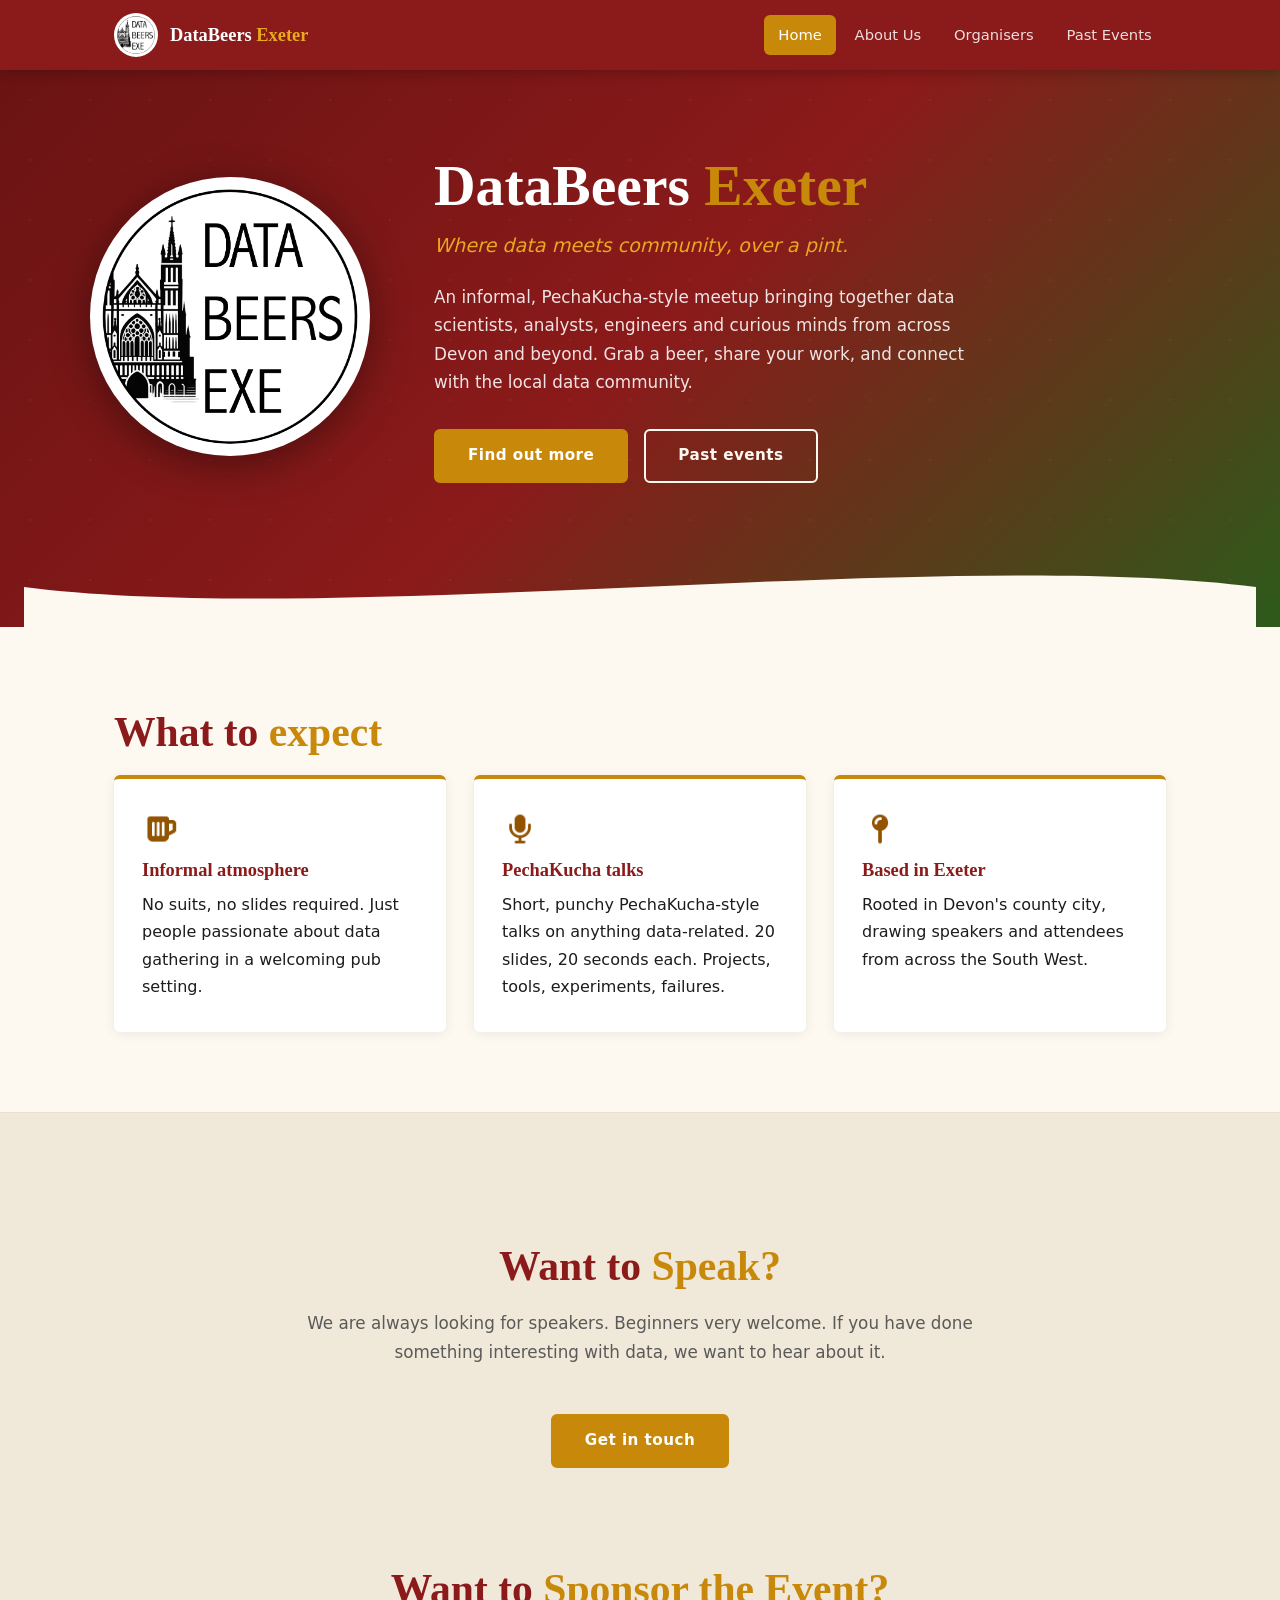
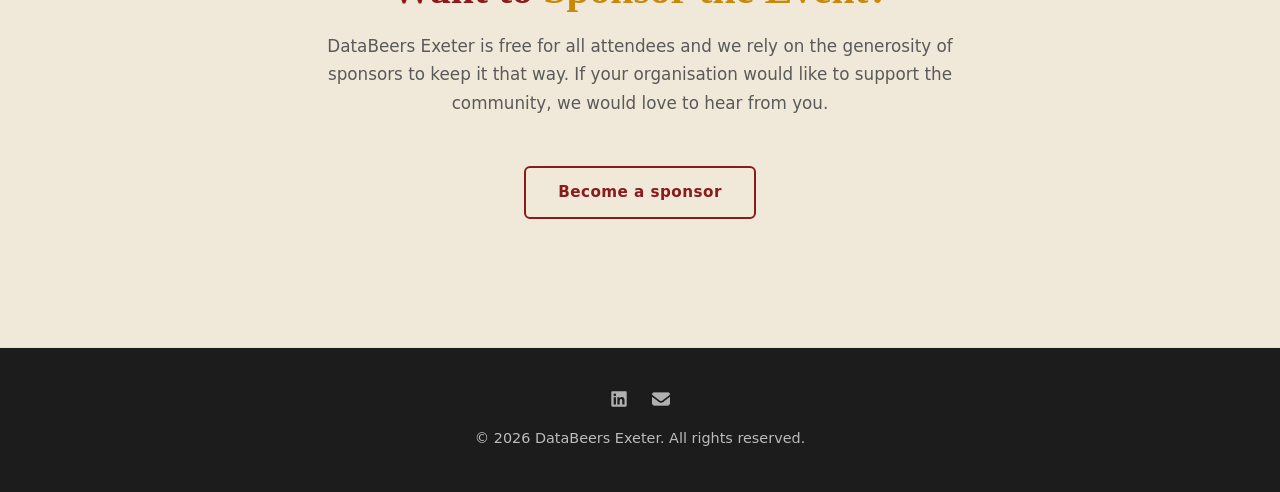
<file: index.html>
<!DOCTYPE html>
<html lang="en">
<head>
  <meta charset="UTF-8" />
  <meta name="viewport" content="width=device-width, initial-scale=1.0" />
  <title>DataBeers Exeter</title>
  <link rel="stylesheet" href="styles.css" />
</head>
<body>

  <header class="site-header">
    <div class="header-inner">
      <a href="index.html" class="header-brand">
        <img src="Images/Logo.png" alt="DataBeers Exeter logo" class="header-logo" />
        <span class="header-title">DataBeers <em>Exeter</em></span>
      </a>
      <button class="nav-toggle" aria-label="Toggle navigation" aria-expanded="false">
        <span></span><span></span><span></span>
      </button>
      <nav class="site-nav" id="site-nav">
        <ul>
          <li><a href="index.html"        class="nav-link">Home</a></li>
          <li><a href="about.html"        class="nav-link">About Us</a></li>
          <li><a href="organisers.html"   class="nav-link">Organisers</a></li>
          <li><a href="past-events.html"  class="nav-link">Past Events</a></li>
        </ul>
      </nav>
    </div>
  </header>

  <main>

    <section class="hero">
      <div class="hero-content">
        <img src="Images/Logo.png" alt="DataBeers Exeter" class="hero-logo" />
        <div class="hero-text">
          <h1>DataBeers <span class="accent">Exeter</span></h1>
          <p class="tagline">Where data meets community, over a pint.</p>
          <p class="hero-desc">
            An informal, PechaKucha-style meetup bringing together data scientists,
            analysts, engineers and curious minds from across Devon and beyond.
            Grab a beer, share your work, and connect with the local data community.
          </p>
          <div style="display:flex;gap:1rem;flex-wrap:wrap;">
            <a href="about.html" class="btn btn-primary">Find out more</a>
            <a href="past-events.html" class="btn btn-outline">Past events</a>
          </div>
        </div>
      </div>
      <div class="hero-wave">
        <svg viewBox="0 0 1440 80" preserveAspectRatio="none" xmlns="http://www.w3.org/2000/svg">
          <path d="M0,40 C360,80 1080,0 1440,40 L1440,80 L0,80 Z" fill="var(--cream)"/>
        </svg>
      </div>
    </section>

    <!-- Quick highlights -->
    <section class="section">
      <div class="container">
        <h2 class="section-title">What to <span class="accent">expect</span></h2>
        <div class="about-grid">
          <div class="about-card">
            <div class="card-icon"><img src="Icons/beer-mug-empty-solid.png" alt="" class="icon-amber" /></div>
            <h3>Informal atmosphere</h3>
            <p>No suits, no slides required. Just people passionate about data gathering in a welcoming pub setting.</p>
          </div>
          <div class="about-card">
            <div class="card-icon"><img src="Icons/microphone-solid.png" alt="" class="icon-amber" /></div>
            <h3>PechaKucha talks</h3>
            <p>Short, punchy PechaKucha-style talks on anything data-related. 20 slides, 20 seconds each. Projects, tools, experiments, failures.</p>
          </div>
          <div class="about-card">
            <div class="card-icon"><img src="Icons/map-pin-solid.png" alt="" class="icon-amber" /></div>
            <h3>Based in Exeter</h3>
            <p>Rooted in Devon's county city, drawing speakers and attendees from across the South West.</p>
          </div>
        </div>
      </div>
    </section>

    <!-- CTA strips -->
    <section class="section section-alt">
      <div class="container cta-pair">

        <div class="cta-block" style="text-align:center;">
          <h2 class="section-title">Want to <span class="accent">Speak?</span></h2>
          <p class="section-intro" style="margin-inline:auto;">
            We are always looking for speakers. Beginners very welcome.
            If you have done something interesting with data, we want to hear about it.
          </p>
          <a href="#" class="btn btn-primary" onclick="this.href='mailto:'+['databeers','biocomplexlab.org'].join('@')+'?subject=DataBeers%20Exe%3A%20Interested%20in%20Speaking'; return true;">Get in touch</a>
        </div>

        <div class="cta-divider"></div>

        <div class="cta-block" style="text-align:center;">
          <h2 class="section-title">Want to <span class="accent">Sponsor the Event?</span></h2>
          <p class="section-intro" style="margin-inline:auto;">
            DataBeers Exeter is free for all attendees and we rely on the generosity of sponsors
            to keep it that way. If your organisation would like to support the community,
            we would love to hear from you.
          </p>
          <a href="#" class="btn btn-outline" style="color:var(--red);border-color:var(--red);" onclick="this.href='mailto:'+['databeers','biocomplexlab.org'].join('@')+'?subject=DataBeers%20Exe%3A%20Interested%20in%20Sponsoring'; return true;">Become a sponsor</a>
        </div>

      </div>
    </section>

  </main>

  <footer class="site-footer">
    <div class="container">
      <div class="footer-social">
        <a href="https://www.linkedin.com/company/112291143/" target="_blank" rel="noopener" aria-label="DataBeers Exeter on LinkedIn">
          <img src="Icons/linkedin-brands-solid-full.svg" alt="LinkedIn" class="footer-icon" />
        </a>
        <a href="#" aria-label="Email DataBeers Exeter" onclick="this.href='mailto:'+['databeers','biocomplexlab.org'].join('@')+'?subject=DataBeers%20Exe%3A%20General%20Inquiry'; return true;">
          <img src="Icons/envelope-solid.png" alt="Email" class="footer-icon" />
        </a>
      </div>
      <p>&copy; <span id="year"></span> DataBeers Exeter. All rights reserved.</p>
    </div>
  </footer>

  <script src="script.js"></script>
</body>
</html>
</file>
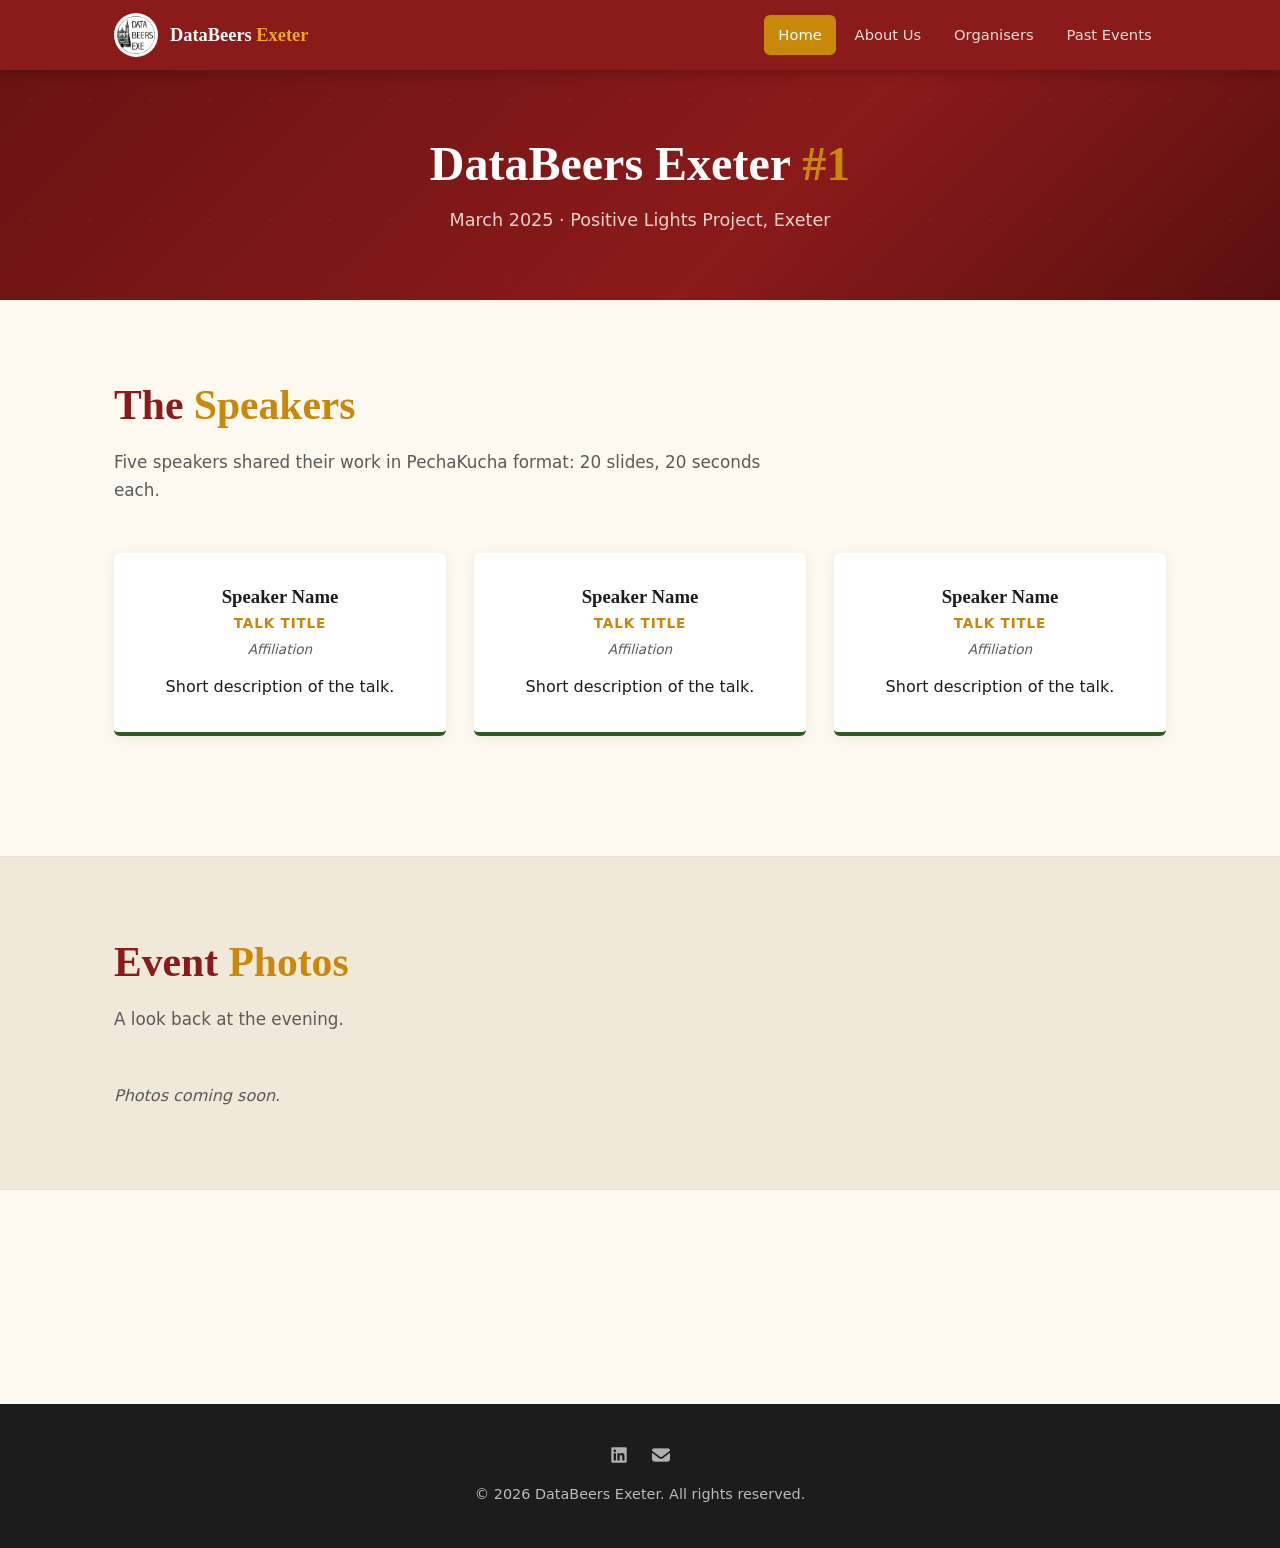
<file: Events/March2025/index.html>
<!DOCTYPE html>
<html lang="en">
<head>
  <meta charset="UTF-8" />
  <meta name="viewport" content="width=device-width, initial-scale=1.0" />
  <title>DataBeers Exeter #1 | March 2025</title>
  <link rel="stylesheet" href="../../styles.css" />
</head>
<body>

  <header class="site-header">
    <div class="header-inner">
      <a href="../../index.html" class="header-brand">
        <img src="../../Images/Logo.png" alt="DataBeers Exeter logo" class="header-logo" />
        <span class="header-title">DataBeers <em>Exeter</em></span>
      </a>
      <button class="nav-toggle" aria-label="Toggle navigation" aria-expanded="false">
        <span></span><span></span><span></span>
      </button>
      <nav class="site-nav" id="site-nav">
        <ul>
          <li><a href="../../index.html"        class="nav-link">Home</a></li>
          <li><a href="../../about.html"        class="nav-link">About Us</a></li>
          <li><a href="../../organisers.html"   class="nav-link">Organisers</a></li>
          <li><a href="../../past-events.html"  class="nav-link">Past Events</a></li>
        </ul>
      </nav>
    </div>
  </header>

  <main>

    <div class="page-hero">
      <h1>DataBeers Exeter <span class="accent">#1</span></h1>
      <p>March 2025 &middot; Positive Lights Project, Exeter</p>
    </div>

    <!-- Speakers -->
    <section class="section">
      <div class="container">
        <h2 class="section-title">The <span class="accent">Speakers</span></h2>
        <p class="section-intro">
          Five speakers shared their work in PechaKucha format: 20 slides, 20 seconds each.
        </p>

        <div class="organisers-grid">

          <!-- Speaker card template — duplicate and fill in as needed -->
          <div class="organiser-card">
            <h3>Speaker Name</h3>
            <p class="organiser-role">Talk Title</p>
            <p class="organiser-affil">Affiliation</p>
            <p>Short description of the talk.</p>
          </div>

          <div class="organiser-card">
            <h3>Speaker Name</h3>
            <p class="organiser-role">Talk Title</p>
            <p class="organiser-affil">Affiliation</p>
            <p>Short description of the talk.</p>
          </div>

          <div class="organiser-card">
            <h3>Speaker Name</h3>
            <p class="organiser-role">Talk Title</p>
            <p class="organiser-affil">Affiliation</p>
            <p>Short description of the talk.</p>
          </div>

        </div>
      </div>
    </section>

    <!-- Event Photos -->
    <section class="section section-alt">
      <div class="container">
        <h2 class="section-title">Event <span class="accent">Photos</span></h2>
        <p class="section-intro">A look back at the evening.</p>

        <div class="photo-grid">
          <!-- Add <img> tags here as photos become available -->
          <!-- Example:
          <img src="photo1.jpg" alt="DataBeers Exeter #1" class="event-photo" />
          -->
          <p style="color:var(--mid-grey);font-style:italic;">Photos coming soon.</p>
        </div>
      </div>
    </section>

    <!-- Back link -->
    <section class="section" style="text-align:center;">
      <div class="container">
        <a href="../../past-events.html" class="btn btn-outline">&larr; Back to Past Events</a>
      </div>
    </section>

  </main>

  <footer class="site-footer">
    <div class="container">
      <div class="footer-social">
        <a href="https://www.linkedin.com/company/112291143/" target="_blank" rel="noopener" aria-label="DataBeers Exeter on LinkedIn">
          <img src="../../Icons/linkedin-brands-solid-full.svg" alt="LinkedIn" class="footer-icon" />
        </a>
        <a href="#" aria-label="Email DataBeers Exeter" onclick="this.href='mailto:'+['databeers','biocomplexlab.org'].join('@')+'?subject=DataBeers%20Exe%3A%20General%20Inquiry'; return true;">
          <img src="../../Icons/envelope-solid.png" alt="Email" class="footer-icon" />
        </a>
      </div>
      <p>&copy; <span id="year"></span> DataBeers Exeter. All rights reserved.</p>
    </div>
  </footer>

  <script src="../../script.js"></script>
</body>
</html>
</file>
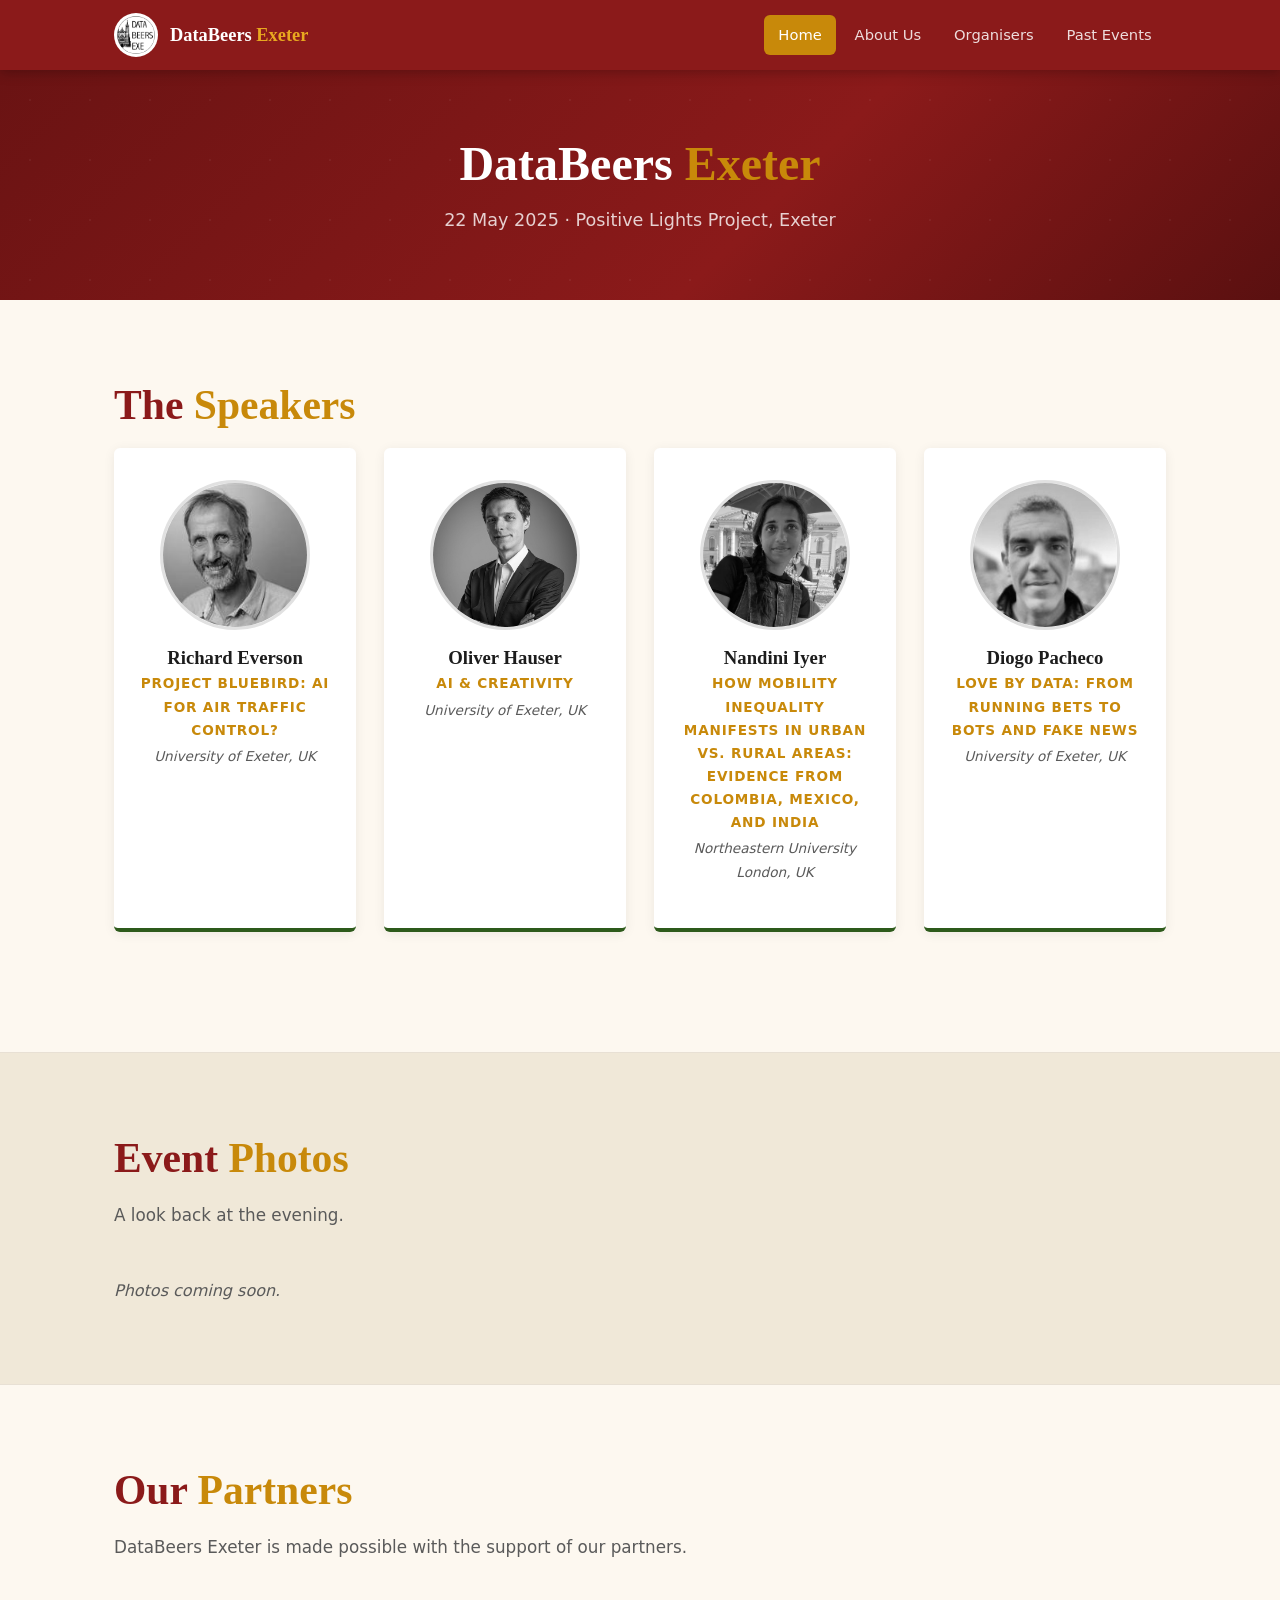
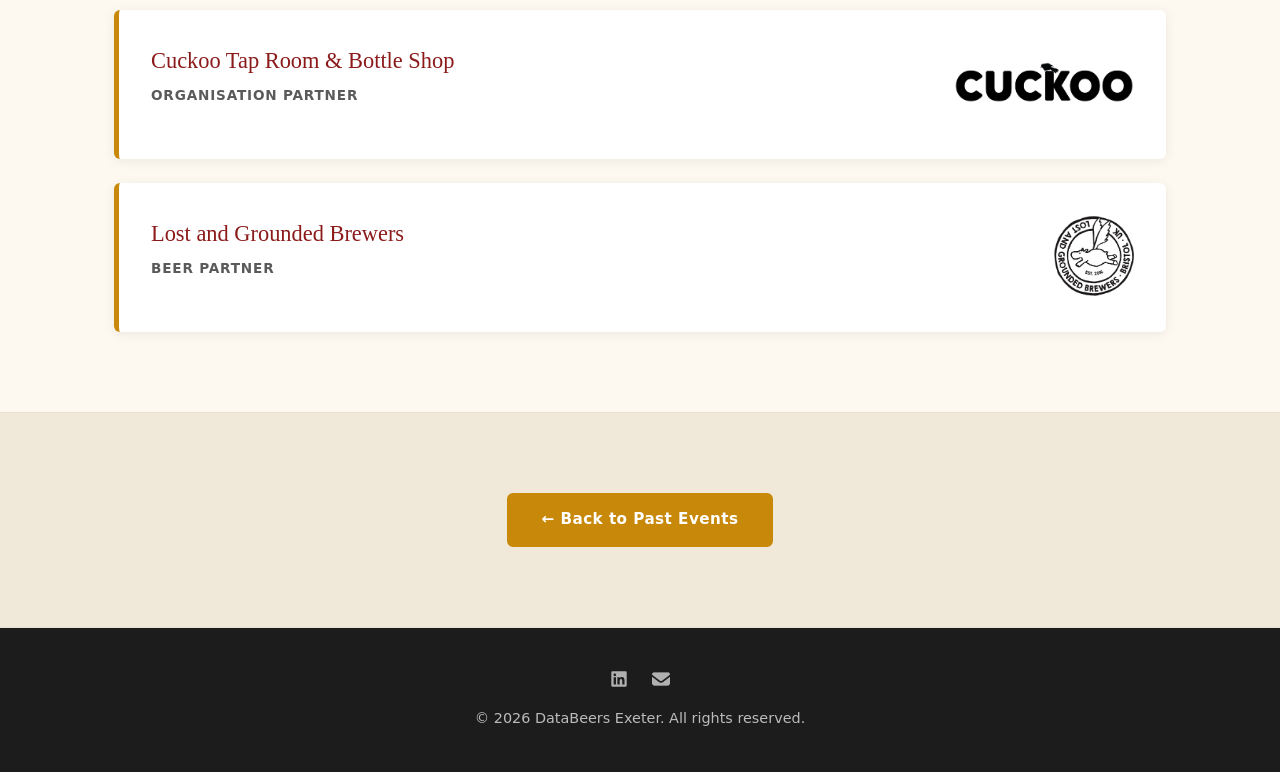
<file: Events/May2025/index.html>
<!DOCTYPE html>
<html lang="en">
<head>
  <meta charset="UTF-8" />
  <meta name="viewport" content="width=device-width, initial-scale=1.0" />
  <title>DataBeers Exeter | May 2025</title>
  <link rel="stylesheet" href="../../styles.css" />
</head>
<body>

  <header class="site-header">
    <div class="header-inner">
      <a href="../../index.html" class="header-brand">
        <img src="../../Images/Logo.png" alt="DataBeers Exeter logo" class="header-logo" />
        <span class="header-title">DataBeers <em>Exeter</em></span>
      </a>
      <button class="nav-toggle" aria-label="Toggle navigation" aria-expanded="false">
        <span></span><span></span><span></span>
      </button>
      <nav class="site-nav" id="site-nav">
        <ul>
          <li><a href="../../index.html"        class="nav-link">Home</a></li>
          <li><a href="../../about.html"        class="nav-link">About Us</a></li>
          <li><a href="../../organisers.html"   class="nav-link">Organisers</a></li>
          <li><a href="../../past-events.html"  class="nav-link">Past Events</a></li>
        </ul>
      </nav>
    </div>
  </header>

  <main>

    <div class="page-hero">
      <h1>DataBeers <span class="accent">Exeter</span></h1>
      <p>22 May 2025 &middot; Positive Lights Project, Exeter</p>
    </div>

    <!-- Speakers -->
    <section class="section">
      <div class="container">
        <h2 class="section-title">The <span class="accent">Speakers</span></h2>

        <div class="organisers-grid">

          <div class="organiser-card">
            <img src="richardeverson.jpeg" alt="Richard Everson" class="organiser-photo" />
            <h3>Richard Everson</h3>
            <p class="organiser-role">Project Bluebird: AI for Air Traffic Control?</p>
            <p class="organiser-affil">University of Exeter, UK</p>
          </div>

          <div class="organiser-card">
            <img src="oliverhauser.png" alt="Oliver Hauser" class="organiser-photo" />
            <h3>Oliver Hauser</h3>
            <p class="organiser-role">AI &amp; Creativity</p>
            <p class="organiser-affil">University of Exeter, UK</p>
          </div>

          <div class="organiser-card">
            <img src="nandiniiyer.png" alt="Nandini Iyer" class="organiser-photo" />
            <h3>Nandini Iyer</h3>
            <p class="organiser-role">How Mobility Inequality Manifests in Urban vs. Rural Areas: Evidence from Colombia, Mexico, and India</p>
            <p class="organiser-affil">Northeastern University London, UK</p>
          </div>

          <div class="organiser-card">
            <img src="diogopacheco.jpg" alt="Diogo Pacheco" class="organiser-photo" />
            <h3>Diogo Pacheco</h3>
            <p class="organiser-role">Love by Data: From Running Bets to Bots and Fake News</p>
            <p class="organiser-affil">University of Exeter, UK</p>
          </div>


        </div>
      </div>
    </section>

    <!-- Event Photos -->
    <section class="section section-alt">
      <div class="container">
        <h2 class="section-title">Event <span class="accent">Photos</span></h2>
        <p class="section-intro">A look back at the evening.</p>

        <div class="photo-grid">
          <p style="color:var(--mid-grey);font-style:italic;">Photos coming soon.</p>
        </div>
      </div>
    </section>

    <!-- Partners -->
    <section class="section">
      <div class="container">
        <h2 class="section-title">Our <span class="accent">Partners</span></h2>
        <p class="section-intro">
          DataBeers Exeter is made possible with the support of our partners.
        </p>

        <div class="partner-card">
          <div class="partner-header-row">
            <div>
              <p class="partner-name">Cuckoo Tap Room &amp; Bottle Shop</p>
              <p class="partner-type">Organisation Partner</p>
            </div>
            <img src="../../Images/Cuckoo.png" alt="Cuckoo logo" class="partner-logo" />
          </div>
        </div>

        <div class="partner-card">
          <div class="partner-header-row">
            <div>
              <p class="partner-name">Lost and Grounded Brewers</p>
              <p class="partner-type">Beer Partner</p>
            </div>
            <a href="https://www.lostandgrounded.co.uk/" target="_blank" rel="noopener"><img src="L&G.jpg" alt="Lost and Grounded Brewers logo" class="partner-logo" /></a>
          </div>
        </div>

      </div>
    </section>

    <!-- Back link -->
    <section class="section section-alt" style="text-align:center;">
      <div class="container">
        <a href="../../past-events.html" class="btn btn-primary">&larr; Back to Past Events</a>
      </div>
    </section>

  </main>

  <footer class="site-footer">
    <div class="container">
      <div class="footer-social">
        <a href="https://www.linkedin.com/company/112291143/" target="_blank" rel="noopener" aria-label="DataBeers Exeter on LinkedIn">
          <img src="../../Icons/linkedin-brands-solid-full.svg" alt="LinkedIn" class="footer-icon" />
        </a>
        <a href="#" aria-label="Email DataBeers Exeter" onclick="this.href='mailto:'+['databeers','biocomplexlab.org'].join('@')+'?subject=DataBeers%20Exe%3A%20General%20Inquiry'; return true;">
          <img src="../../Icons/envelope-solid.png" alt="Email" class="footer-icon" />
        </a>
      </div>
      <p>&copy; <span id="year"></span> DataBeers Exeter. All rights reserved.</p>
    </div>
  </footer>

  <script src="../../script.js"></script>
</body>
</html>
</file>
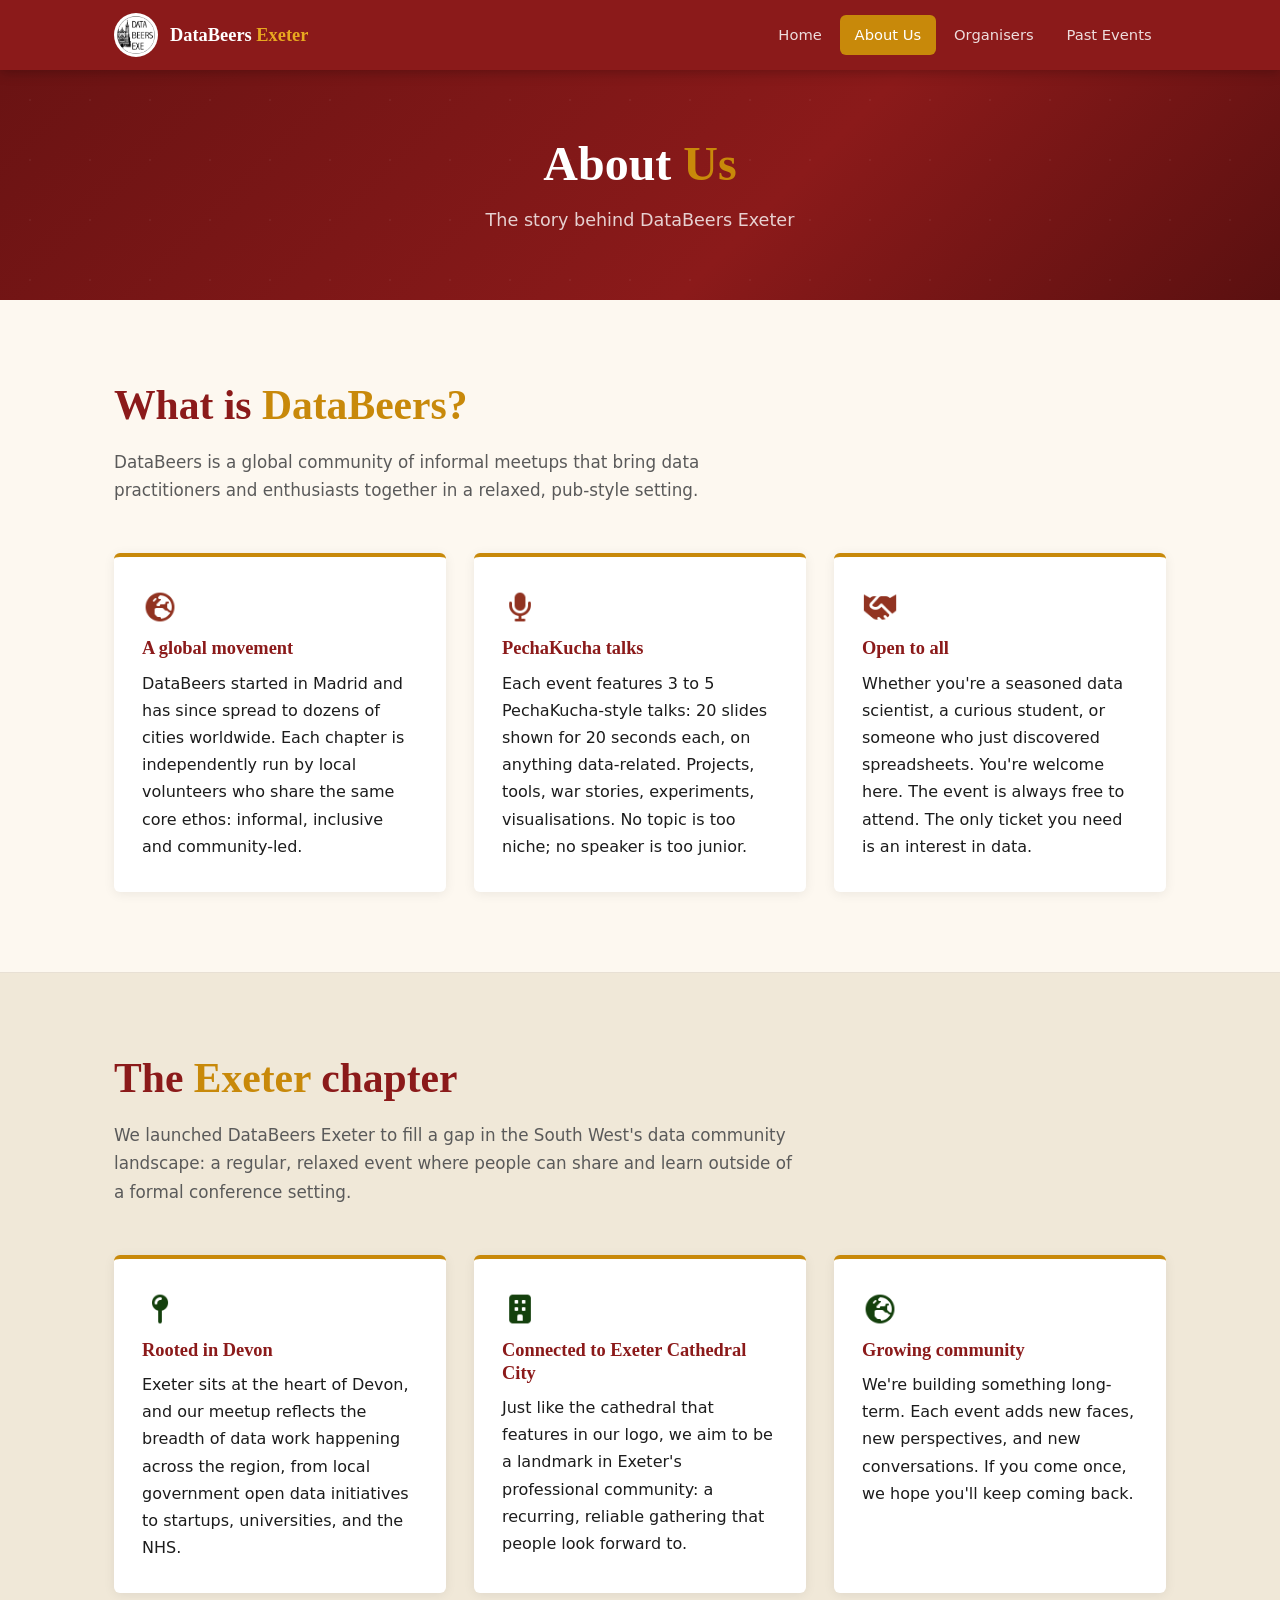
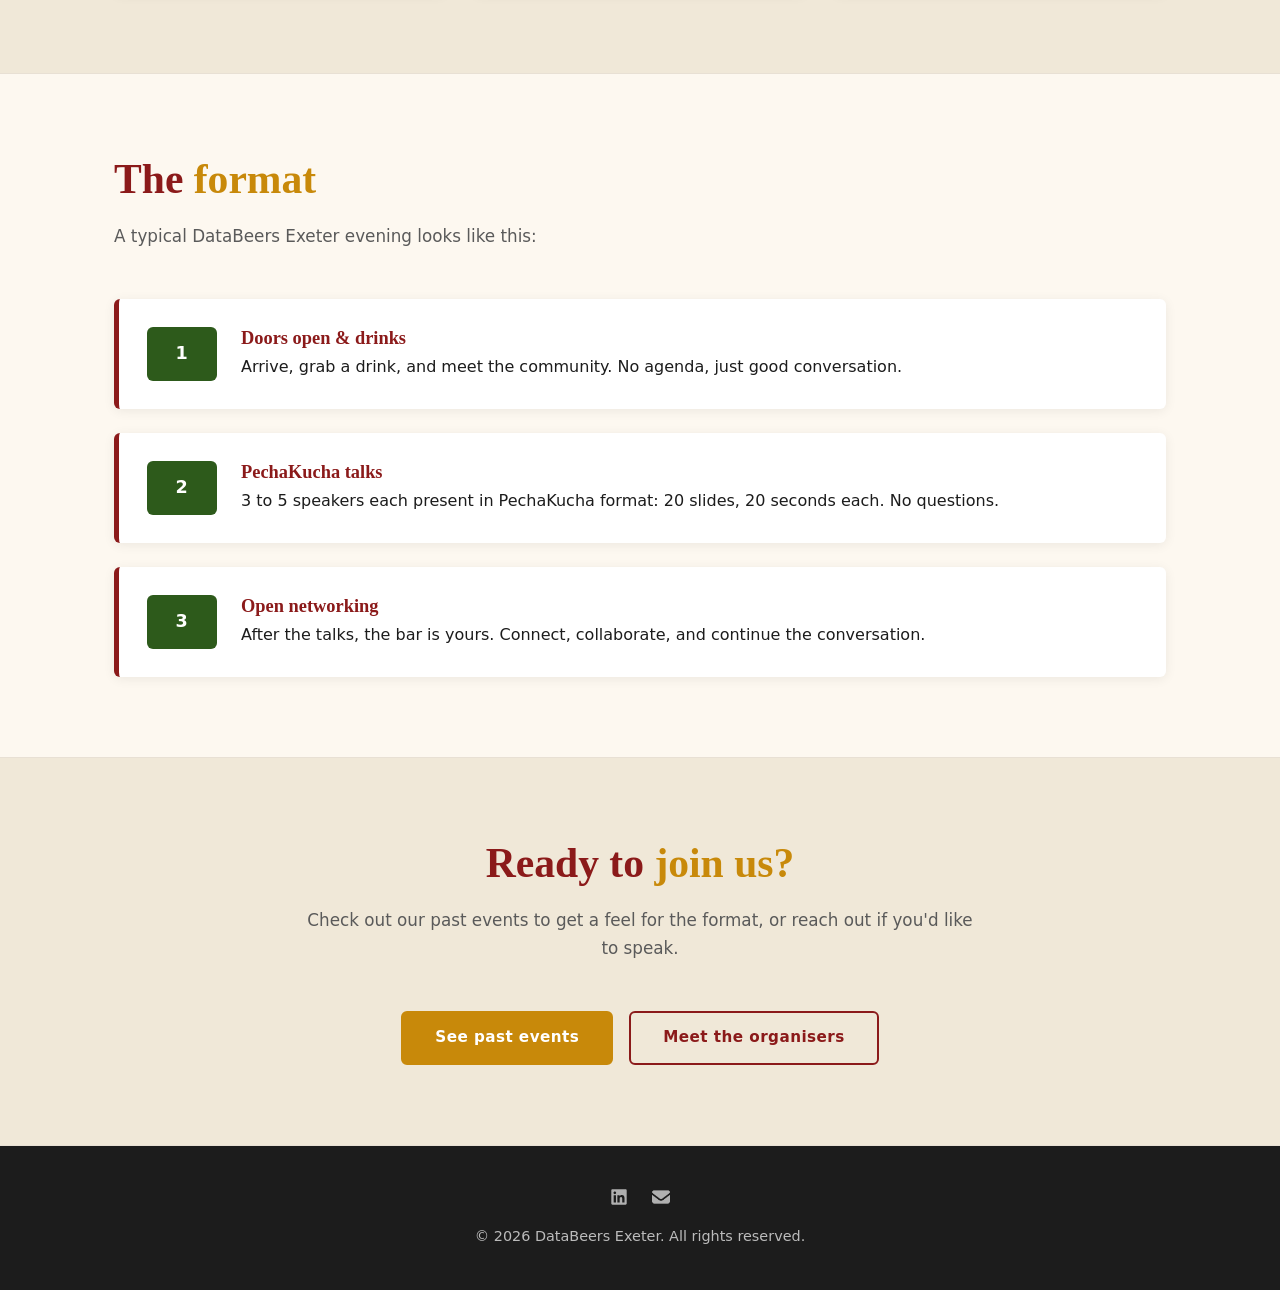
<file: about.html>
<!DOCTYPE html>
<html lang="en">
<head>
  <meta charset="UTF-8" />
  <meta name="viewport" content="width=device-width, initial-scale=1.0" />
  <title>About Us | DataBeers Exeter</title>
  <link rel="stylesheet" href="styles.css" />
</head>
<body>

  <header class="site-header">
    <div class="header-inner">
      <a href="index.html" class="header-brand">
        <img src="Images/Logo.png" alt="DataBeers Exeter logo" class="header-logo" />
        <span class="header-title">DataBeers <em>Exeter</em></span>
      </a>
      <button class="nav-toggle" aria-label="Toggle navigation" aria-expanded="false">
        <span></span><span></span><span></span>
      </button>
      <nav class="site-nav" id="site-nav">
        <ul>
          <li><a href="index.html"        class="nav-link">Home</a></li>
          <li><a href="about.html"        class="nav-link">About Us</a></li>
          <li><a href="organisers.html"   class="nav-link">Organisers</a></li>
          <li><a href="past-events.html"  class="nav-link">Past Events</a></li>
        </ul>
      </nav>
    </div>
  </header>

  <main>

    <div class="page-hero">
      <h1>About <span class="accent">Us</span></h1>
      <p>The story behind DataBeers Exeter</p>
    </div>

    <!-- What is DataBeers -->
    <section class="section">
      <div class="container">
        <h2 class="section-title">What is <span class="accent">DataBeers?</span></h2>
        <p class="section-intro">
          DataBeers is a global community of informal meetups that bring data practitioners
          and enthusiasts together in a relaxed, pub-style setting.
        </p>
        <div class="about-grid">
          <div class="about-card">
            <div class="card-icon"><img src="Icons/earth-europe-solid.png" alt="" class="icon-red" /></div>
            <h3>A global movement</h3>
            <p>
              DataBeers started in Madrid and has since spread to dozens of cities worldwide.
              Each chapter is independently run by local volunteers who share the same core
              ethos: informal, inclusive and community-led.
            </p>
          </div>
          <div class="about-card">
            <div class="card-icon"><img src="Icons/microphone-solid.png" alt="" class="icon-red" /></div>
            <h3>PechaKucha talks</h3>
            <p>
              Each event features 3 to 5 PechaKucha-style talks: 20 slides shown for 20 seconds each,
              on anything data-related. Projects, tools, war stories, experiments, visualisations.
              No topic is too niche; no speaker is too junior.
            </p>
          </div>
          <div class="about-card">
            <div class="card-icon"><img src="Icons/handshake-solid.png" alt="" class="icon-red" /></div>
            <h3>Open to all</h3>
            <p>
              Whether you're a seasoned data scientist, a curious student, or someone who
              just discovered spreadsheets. You're welcome here. The event is always free
              to attend. The only ticket you need is an interest in data.
            </p>
          </div>
        </div>
      </div>
    </section>

    <!-- Our chapter -->
    <section class="section section-alt">
      <div class="container">
        <h2 class="section-title">The <span class="accent">Exeter</span> chapter</h2>
        <p class="section-intro">
          We launched DataBeers Exeter to fill a gap in the South West's data community
          landscape: a regular, relaxed event where people can share and learn outside
          of a formal conference setting.
        </p>
        <div class="about-grid">
          <div class="about-card">
            <div class="card-icon"><img src="Icons/map-pin-solid.png" alt="" class="icon-green" /></div>
            <h3>Rooted in Devon</h3>
            <p>
              Exeter sits at the heart of Devon, and our meetup reflects the breadth of
              data work happening across the region, from local government open data
              initiatives to startups, universities, and the NHS.
            </p>
          </div>
          <div class="about-card">
            <div class="card-icon"><img src="Icons/building-solid.png" alt="" class="icon-green" /></div>
            <h3>Connected to Exeter Cathedral City</h3>
            <p>
              Just like the cathedral that features in our logo, we aim to be a landmark
              in Exeter's professional community: a recurring, reliable gathering that
              people look forward to.
            </p>
          </div>
          <div class="about-card">
            <div class="card-icon"><img src="Icons/earth-europe-solid.png" alt="" class="icon-green" /></div>
            <h3>Growing community</h3>
            <p>
              We're building something long-term. Each event adds new faces, new perspectives,
              and new conversations. If you come once, we hope you'll keep coming back.
            </p>
          </div>
        </div>
      </div>
    </section>

    <!-- Format -->
    <section class="section">
      <div class="container">
        <h2 class="section-title">The <span class="accent">format</span></h2>
        <p class="section-intro">A typical DataBeers Exeter evening looks like this:</p>
        <div class="events-list">
          <article class="event-card">
            <div class="event-date" style="background:var(--green);">
              <span class="event-month" style="font-size:1.1rem;">1</span>
            </div>
            <div class="event-details">
              <h3>Doors open &amp; drinks</h3>
              <p>Arrive, grab a drink, and meet the community. No agenda, just good conversation.</p>
            </div>
          </article>
          <article class="event-card">
            <div class="event-date" style="background:var(--green);">
              <span class="event-month" style="font-size:1.1rem;">2</span>
            </div>
            <div class="event-details">
              <h3>PechaKucha talks</h3>
              <p>3 to 5 speakers each present in PechaKucha format: 20 slides, 20 seconds each. No questions.</p>
            </div>
          </article>
          <article class="event-card">
            <div class="event-date" style="background:var(--green);">
              <span class="event-month" style="font-size:1.1rem;">3</span>
            </div>
            <div class="event-details">
              <h3>Open networking</h3>
              <p>After the talks, the bar is yours. Connect, collaborate, and continue the conversation.</p>
            </div>
          </article>
        </div>
      </div>
    </section>

    <!-- CTA -->
    <section class="section section-alt" style="text-align:center;">
      <div class="container">
        <h2 class="section-title">Ready to <span class="accent">join us?</span></h2>
        <p class="section-intro" style="margin-inline:auto;">
          Check out our past events to get a feel for the format, or reach out if you'd like to speak.
        </p>
        <div style="display:flex;gap:1rem;justify-content:center;flex-wrap:wrap;">
          <a href="past-events.html" class="btn btn-primary">See past events</a>
          <a href="organisers.html" class="btn btn-outline" style="color:var(--red);border-color:var(--red);">Meet the organisers</a>
        </div>
      </div>
    </section>

  </main>

  <footer class="site-footer">
    <div class="container">
      <div class="footer-social">
        <a href="https://www.linkedin.com/company/112291143/" target="_blank" rel="noopener" aria-label="DataBeers Exeter on LinkedIn">
          <img src="Icons/linkedin-brands-solid-full.svg" alt="LinkedIn" class="footer-icon" />
        </a>
        <a href="#" aria-label="Email DataBeers Exeter" onclick="this.href='mailto:'+['databeers','biocomplexlab.org'].join('@')+'?subject=DataBeers%20Exe%3A%20General%20Inquiry'; return true;">
          <img src="Icons/envelope-solid.png" alt="Email" class="footer-icon" />
        </a>
      </div>
      <p>&copy; <span id="year"></span> DataBeers Exeter. All rights reserved.</p>
    </div>
  </footer>

  <script src="script.js"></script>
</body>
</html>
</file>
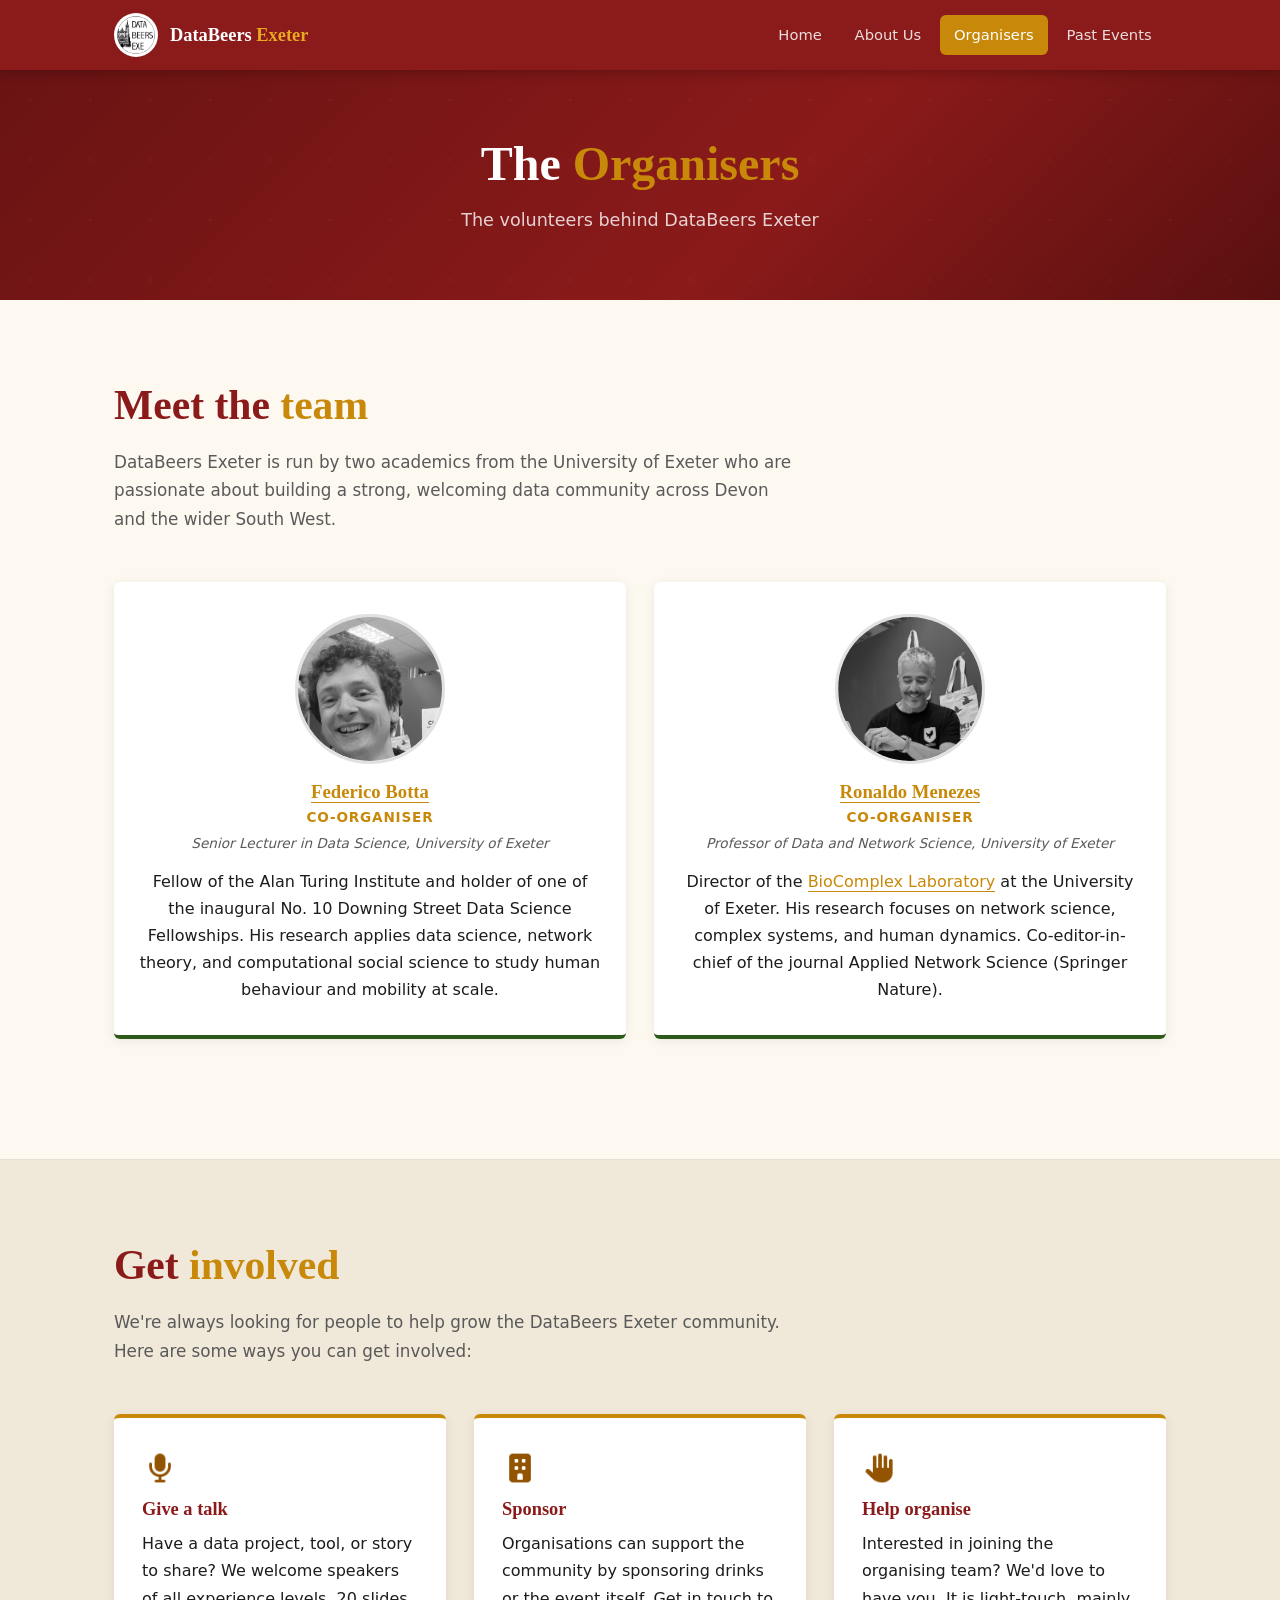
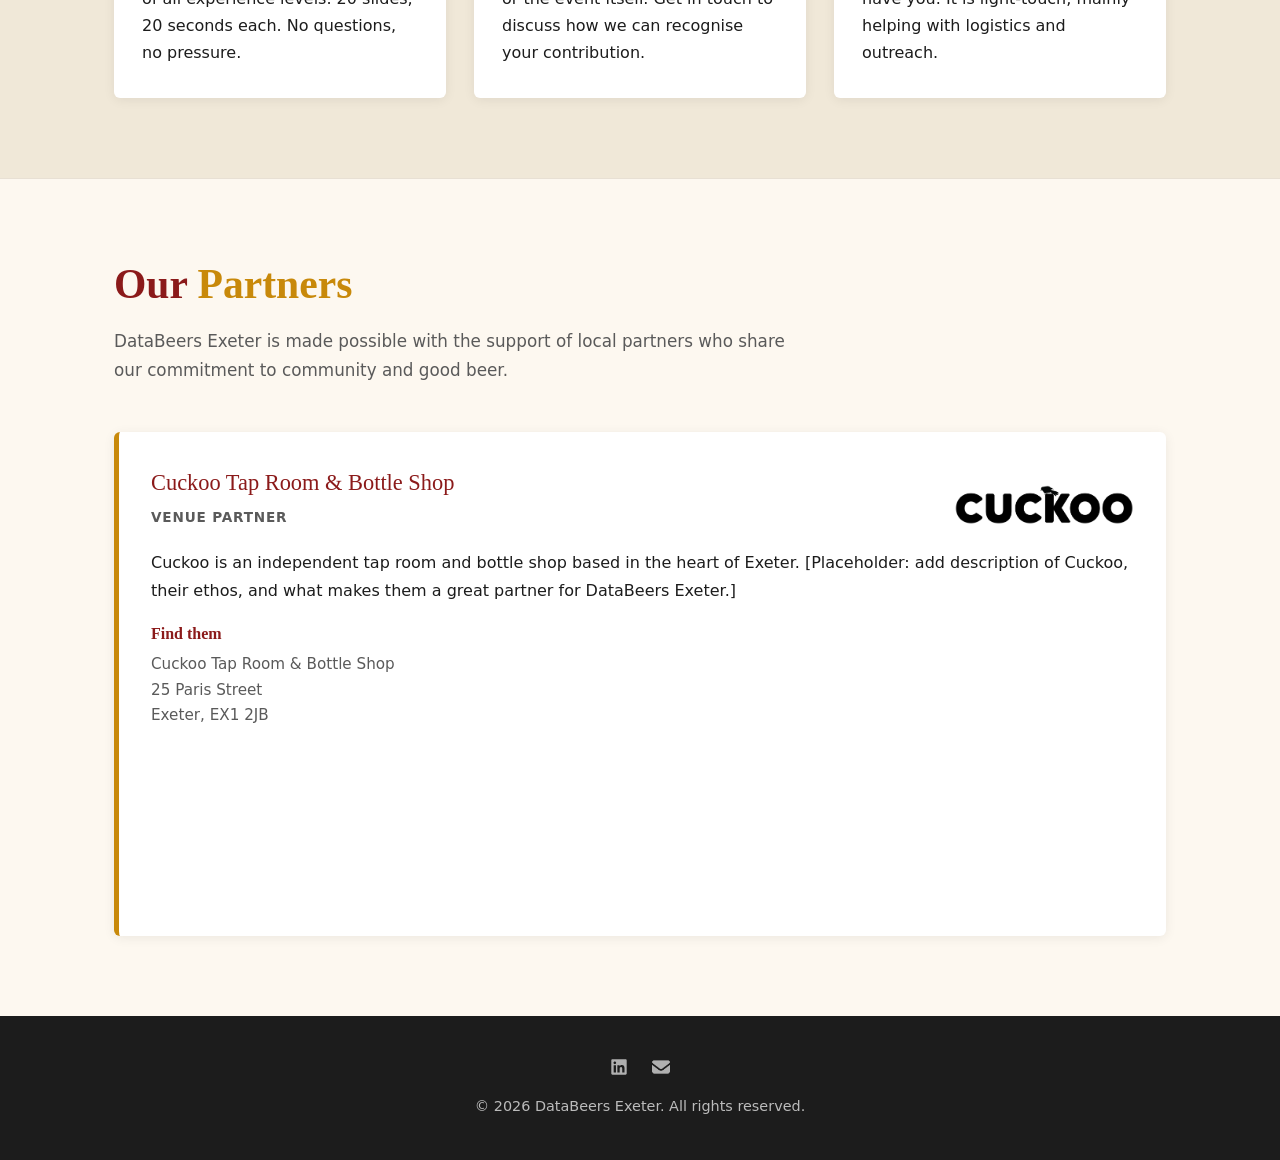
<file: organisers.html>
<!DOCTYPE html>
<html lang="en">
<head>
  <meta charset="UTF-8" />
  <meta name="viewport" content="width=device-width, initial-scale=1.0" />
  <title>Organisers | DataBeers Exeter</title>
  <link rel="stylesheet" href="styles.css" />
</head>
<body>

  <header class="site-header">
    <div class="header-inner">
      <a href="index.html" class="header-brand">
        <img src="Images/Logo.png" alt="DataBeers Exeter logo" class="header-logo" />
        <span class="header-title">DataBeers <em>Exeter</em></span>
      </a>
      <button class="nav-toggle" aria-label="Toggle navigation" aria-expanded="false">
        <span></span><span></span><span></span>
      </button>
      <nav class="site-nav" id="site-nav">
        <ul>
          <li><a href="index.html"        class="nav-link">Home</a></li>
          <li><a href="about.html"        class="nav-link">About Us</a></li>
          <li><a href="organisers.html"   class="nav-link">Organisers</a></li>
          <li><a href="past-events.html"  class="nav-link">Past Events</a></li>
        </ul>
      </nav>
    </div>
  </header>

  <main>

    <div class="page-hero">
      <h1>The <span class="accent">Organisers</span></h1>
      <p>The volunteers behind DataBeers Exeter</p>
    </div>

    <!-- Team -->
    <section class="section">
      <div class="container">
        <h2 class="section-title">Meet the <span class="accent">team</span></h2>
        <p class="section-intro">
          DataBeers Exeter is run by two academics from the University of Exeter who are
          passionate about building a strong, welcoming data community across Devon and the wider South West.
        </p>
        <div class="organisers-grid">
          <div class="organiser-card">
            <img src="Photos/Fede.jpg" alt="Federico Botta" class="organiser-photo" />
            <h3><a href="https://federicobotta.github.io/" target="_blank" rel="noopener" class="inline-link">Federico Botta</a></h3>
            <p class="organiser-role">Co-organiser</p>
            <p class="organiser-affil">Senior Lecturer in Data Science, University of Exeter</p>
            <p>
              Fellow of the Alan Turing Institute and holder of one of the inaugural No. 10 Downing Street
              Data Science Fellowships. His research applies data science, network theory, and computational
              social science to study human behaviour and mobility at scale.
            </p>
          </div>
          <div class="organiser-card">
            <img src="Photos/Ronaldo.jpg" alt="Ronaldo Menezes" class="organiser-photo" />
            <h3><a href="https://rpmenezes.github.io" target="_blank" rel="noopener" class="inline-link">Ronaldo Menezes</a></h3>
            <p class="organiser-role">Co-organiser</p>
            <p class="organiser-affil">Professor of Data and Network Science, University of Exeter</p>
            <p>
              Director of the <a href="https://biocomplex.github.io/" target="_blank" rel="noopener" class="inline-link">BioComplex Laboratory</a> at the University of Exeter.
              His research focuses on network science, complex systems, and human dynamics.
              Co-editor-in-chief of the journal Applied Network Science (Springer Nature).
            </p>
          </div>
        </div>
      </div>
    </section>

    <!-- Get involved -->
    <section class="section section-alt">
      <div class="container">
        <h2 class="section-title">Get <span class="accent">involved</span></h2>
        <p class="section-intro">
          We're always looking for people to help grow the DataBeers Exeter community.
          Here are some ways you can get involved:
        </p>
        <div class="about-grid">
          <div class="about-card">
            <div class="card-icon"><img src="Icons/microphone-solid.png" alt="" class="icon-amber" /></div>
            <h3>Give a talk</h3>
            <p>
              Have a data project, tool, or story to share? We welcome speakers of all
              experience levels. 20 slides, 20 seconds each. No questions, no pressure.
            </p>
          </div>
          <div class="about-card">
            <div class="card-icon"><img src="Icons/building-solid.png" alt="" class="icon-amber" /></div>
            <h3>Sponsor</h3>
            <p>
              Organisations can support the community by sponsoring drinks or the event itself.
              Get in touch to discuss how we can recognise your contribution.
            </p>
          </div>
          <div class="about-card">
            <div class="card-icon"><img src="Icons/hand-solid.png" alt="" class="icon-amber" /></div>
            <h3>Help organise</h3>
            <p>
              Interested in joining the organising team? We'd love to have you.
              It is light-touch, mainly helping with logistics and outreach.
            </p>
          </div>
        </div>


      </div>
    </section>

    <!-- Partners -->
    <section class="section">
      <div class="container">
        <h2 class="section-title">Our <span class="accent">Partners</span></h2>
        <p class="section-intro">
          DataBeers Exeter is made possible with the support of local partners who share our
          commitment to community and good beer.
        </p>

        <div class="partner-card">
          <div class="partner-header-row">
            <div>
              <p class="partner-name">Cuckoo Tap Room &amp; Bottle Shop</p>
              <p class="partner-type">Venue Partner</p>
            </div>
            <img src="Images/Cuckoo.png" alt="Cuckoo logo" class="partner-logo" />
          </div>
          <p>
            <!-- Placeholder: add a short description of Cuckoo here -->
            Cuckoo is an independent tap room and bottle shop based in the heart of Exeter.
            [Placeholder: add description of Cuckoo, their ethos, and what makes them a great partner for DataBeers Exeter.]
          </p>
          <div class="partner-body">
            <div>
              <h3 style="font-size:1rem;color:var(--red);margin-bottom:0.5rem;">Find them</h3>
              <p style="color:var(--mid-grey);font-size:0.95rem;">
                Cuckoo Tap Room &amp; Bottle Shop<br />
                25 Paris Street<br />
                Exeter, EX1 2JB
              </p>
            </div>
            <iframe
              src="https://maps.google.com/maps?q=25+Paris+Street,+Exeter,+EX1+2JB&output=embed"
              class="map-embed"
              allowfullscreen
              loading="lazy"
              title="Cuckoo Tap Room location on Google Maps">
            </iframe>
          </div>
        </div>

      </div>
    </section>

  </main>

  <footer class="site-footer">
    <div class="container">
      <div class="footer-social">
        <a href="https://www.linkedin.com/company/112291143/" target="_blank" rel="noopener" aria-label="DataBeers Exeter on LinkedIn">
          <img src="Icons/linkedin-brands-solid-full.svg" alt="LinkedIn" class="footer-icon" />
        </a>
        <a href="#" aria-label="Email DataBeers Exeter" onclick="this.href='mailto:'+['databeers','biocomplexlab.org'].join('@')+'?subject=DataBeers%20Exe%3A%20General%20Inquiry'; return true;">
          <img src="Icons/envelope-solid.png" alt="Email" class="footer-icon" />
        </a>
      </div>
      <p>&copy; <span id="year"></span> DataBeers Exeter. All rights reserved.</p>
    </div>
  </footer>

  <script src="script.js"></script>
</body>
</html>
</file>
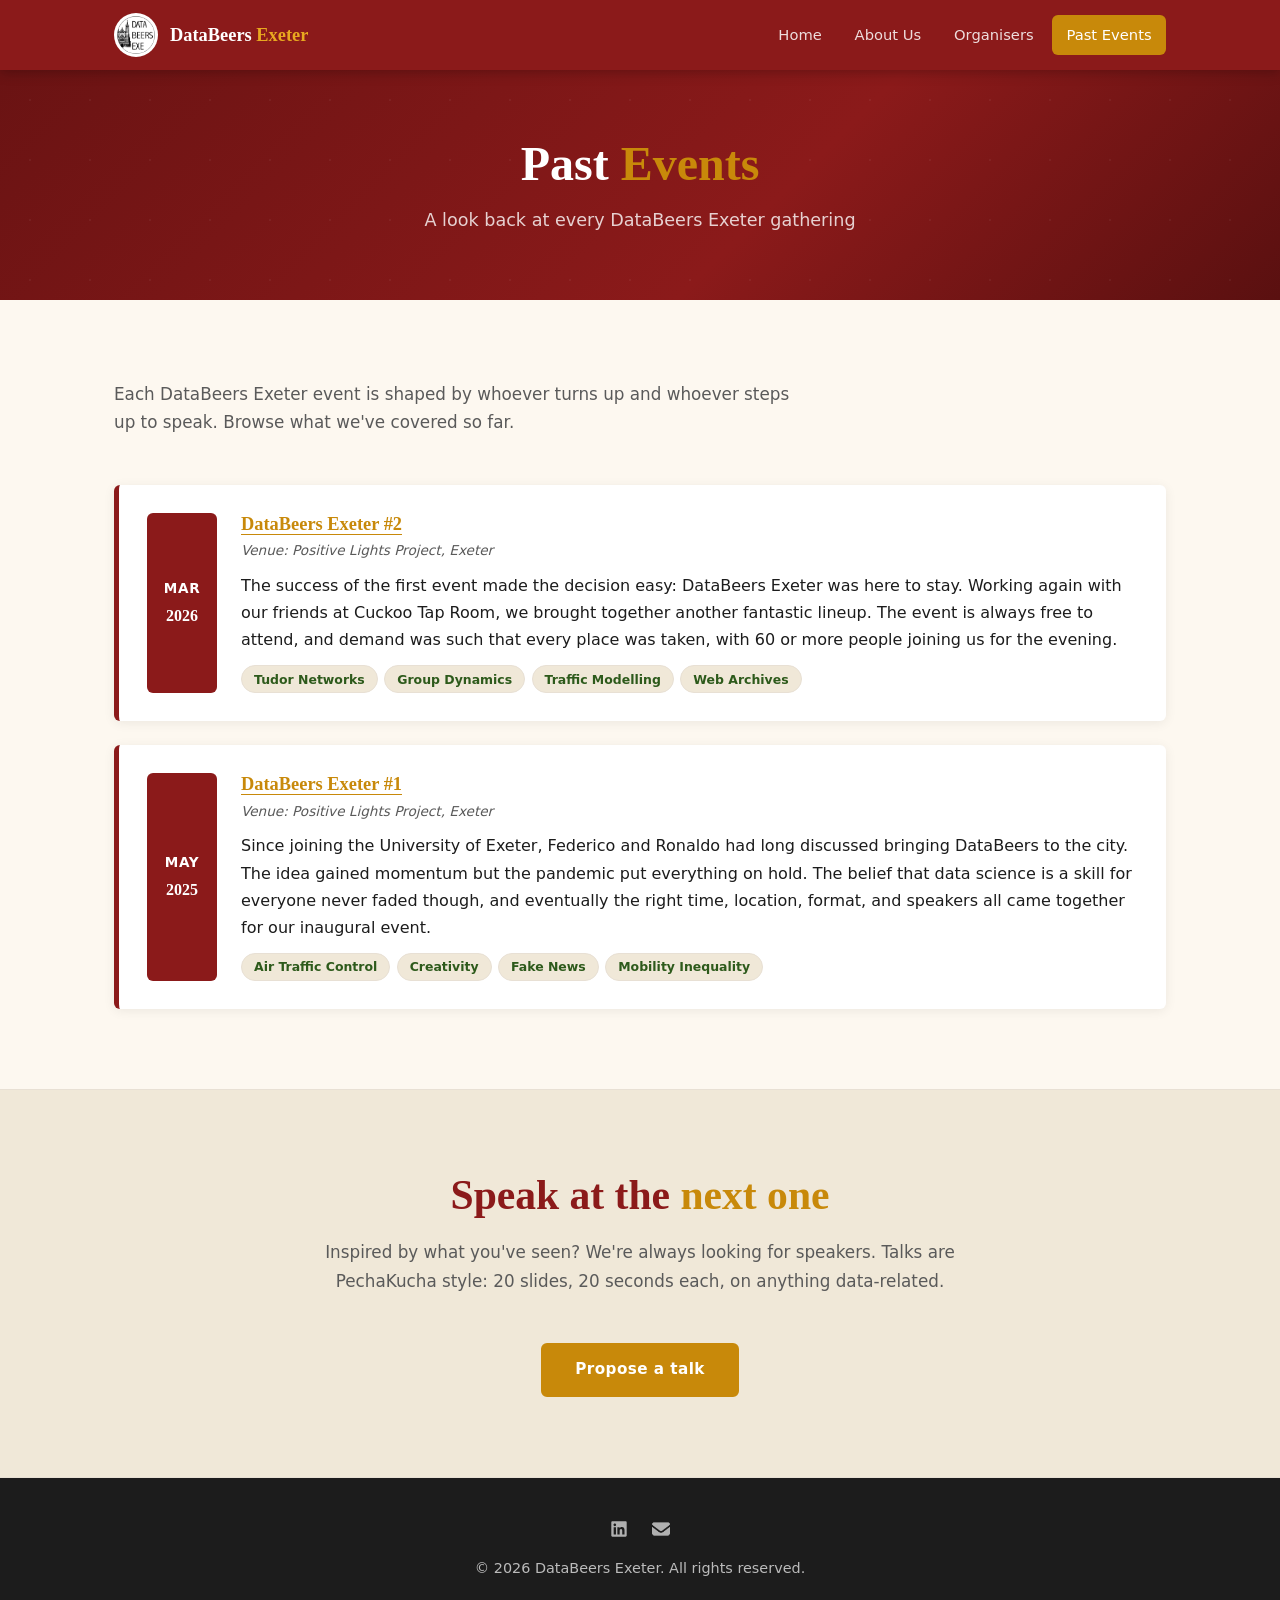
<file: past-events.html>
<!DOCTYPE html>
<html lang="en">
<head>
  <meta charset="UTF-8" />
  <meta name="viewport" content="width=device-width, initial-scale=1.0" />
  <title>Past Events | DataBeers Exeter</title>
  <link rel="stylesheet" href="styles.css" />
</head>
<body>

  <header class="site-header">
    <div class="header-inner">
      <a href="index.html" class="header-brand">
        <img src="Images/Logo.png" alt="DataBeers Exeter logo" class="header-logo" />
        <span class="header-title">DataBeers <em>Exeter</em></span>
      </a>
      <button class="nav-toggle" aria-label="Toggle navigation" aria-expanded="false">
        <span></span><span></span><span></span>
      </button>
      <nav class="site-nav" id="site-nav">
        <ul>
          <li><a href="index.html"        class="nav-link">Home</a></li>
          <li><a href="about.html"        class="nav-link">About Us</a></li>
          <li><a href="organisers.html"   class="nav-link">Organisers</a></li>
          <li><a href="past-events.html"  class="nav-link">Past Events</a></li>
        </ul>
      </nav>
    </div>
  </header>

  <main>

    <div class="page-hero">
      <h1>Past <span class="accent">Events</span></h1>
      <p>A look back at every DataBeers Exeter gathering</p>
    </div>

    <section class="section">
      <div class="container">
        <p class="section-intro">
          Each DataBeers Exeter event is shaped by whoever turns up and whoever steps
          up to speak. Browse what we've covered so far.
        </p>

        <div class="events-list">

          <article class="event-card">
            <div class="event-date">
              <span class="event-month">Mar</span>
              <span class="event-year">2026</span>
            </div>
            <div class="event-details">
              <h3><a href="Events/March2026/" class="inline-link">DataBeers Exeter #2</a></h3>
              <p class="event-venue">Venue: Positive Lights Project, Exeter</p>
              <p>The success of the first event made the decision easy: DataBeers Exeter was here to stay. Working again with our friends at Cuckoo Tap Room, we brought together another fantastic lineup. The event is always free to attend, and demand was such that every place was taken, with 60 or more people joining us for the evening.</p>
              <div class="event-tags">
                <span class="tag">Tudor Networks</span>
                <span class="tag">Group Dynamics</span>
                <span class="tag">Traffic Modelling</span>
                <span class="tag">Web Archives</span>
              </div>
            </div>
          </article>

          <article class="event-card">
            <div class="event-date">
              <span class="event-month">May</span>
              <span class="event-year">2025</span>
            </div>
            <div class="event-details">
              <h3><a href="Events/May2025/" class="inline-link">DataBeers Exeter #1</a></h3>
              <p class="event-venue">Venue: Positive Lights Project, Exeter</p>
              <p>Since joining the University of Exeter, Federico and Ronaldo had long discussed bringing DataBeers to the city. The idea gained momentum but the pandemic put everything on hold. The belief that data science is a skill for everyone never faded though, and eventually the right time, location, format, and speakers all came together for our inaugural event.</p>
              <div class="event-tags">
                <span class="tag">Air Traffic Control</span>
                <span class="tag">Creativity</span>
                <span class="tag">Fake News</span>
                <span class="tag">Mobility Inequality</span>
              </div>
            </div>
          </article>

        </div>
      </div>
    </section>

    <!-- CTA -->
    <section class="section section-alt" style="text-align:center;">
      <div class="container">
        <h2 class="section-title">Speak at the <span class="accent">next one</span></h2>
        <p class="section-intro" style="margin-inline:auto;">
          Inspired by what you've seen? We're always looking for speakers.
          Talks are PechaKucha style: 20 slides, 20 seconds each, on anything data-related.
        </p>
        <a href="#" class="btn btn-primary" onclick="this.href='mailto:'+['databeers','biocomplexlab.org'].join('@')+'?subject=DataBeers%20Exe%3A%20Interested%20in%20Speaking'; return true;">Propose a talk</a>
      </div>
    </section>

  </main>

  <footer class="site-footer">
    <div class="container">
      <div class="footer-social">
        <a href="https://www.linkedin.com/company/112291143/" target="_blank" rel="noopener" aria-label="DataBeers Exeter on LinkedIn">
          <img src="Icons/linkedin-brands-solid-full.svg" alt="LinkedIn" class="footer-icon" />
        </a>
        <a href="#" aria-label="Email DataBeers Exeter" onclick="this.href='mailto:'+['databeers','biocomplexlab.org'].join('@')+'?subject=DataBeers%20Exe%3A%20General%20Inquiry'; return true;">
          <img src="Icons/envelope-solid.png" alt="Email" class="footer-icon" />
        </a>
      </div>
      <p>&copy; <span id="year"></span> DataBeers Exeter. All rights reserved.</p>
    </div>
  </footer>

  <script src="script.js"></script>
</body>
</html>
</file>
<file: styles.css>
/* ============================================================
   Data Beers Exeter — Stylesheet
   Palette: Devon red sandstone · amber · Devon green · cream
   ============================================================ */

:root {
  /* Devon / Exeter colour palette */
  --red:        #8B1A1A;   /* Devon red sandstone */
  --red-dark:   #6A1313;
  --red-light:  #B02222;
  --amber:      #C8890A;   /* beer amber / Devon gold */
  --amber-light:#E8A820;
  --green:      #2D5A1B;   /* Devon countryside */
  --green-light:#3A7422;
  --cream:      #FDF8F0;   /* cathedral stone */
  --cream-dark: #F0E8D8;
  --charcoal:   #1C1C1C;
  --mid-grey:   #5A5A5A;
  --light-grey: #E8E0D4;

  /* Typography */
  --font-serif: Georgia, 'Times New Roman', serif;
  --font-sans:  'Segoe UI', system-ui, -apple-system, sans-serif;

  /* Spacing */
  --section-pad: 5rem 1.5rem;
  --radius:      6px;
  --max-width:   1100px;

  /* Transitions */
  --trans: 0.25s ease;
}

/* ── Reset & Base ────────────────────────────────────────── */
*, *::before, *::after { box-sizing: border-box; margin: 0; padding: 0; }

html { scroll-behavior: smooth; font-size: 16px; }

body {
  font-family: var(--font-sans);
  background-color: var(--cream);
  color: var(--charcoal);
  line-height: 1.7;
  min-height: 100vh;
  display: flex;
  flex-direction: column;
}

img { max-width: 100%; display: block; }
a   { color: inherit; text-decoration: none; }

main { flex: 1; }

/* ── Typography helpers ──────────────────────────────────── */
.accent { color: var(--amber); }

h1, h2, h3 { font-family: var(--font-serif); line-height: 1.25; }

.section-title {
  font-size: clamp(1.8rem, 4vw, 2.6rem);
  margin-bottom: 1rem;
  color: var(--red);
}

.section-intro {
  max-width: 680px;
  color: var(--mid-grey);
  margin-bottom: 3rem;
  font-size: 1.05rem;
}

.inline-link {
  color: var(--amber);
  border-bottom: 1px solid currentColor;
  transition: color var(--trans);
}
.inline-link:hover { color: var(--red); }

/* ── Container ───────────────────────────────────────────── */
.container {
  max-width: var(--max-width);
  margin-inline: auto;
  padding-inline: 1.5rem;
}

/* ── Buttons ─────────────────────────────────────────────── */
.btn {
  display: inline-block;
  padding: 0.75rem 2rem;
  border-radius: var(--radius);
  font-weight: 600;
  font-family: var(--font-sans);
  font-size: 0.95rem;
  letter-spacing: 0.03em;
  cursor: pointer;
  transition: background var(--trans), color var(--trans), transform var(--trans);
}
.btn:hover { transform: translateY(-2px); }

.btn-primary {
  background: var(--amber);
  color: #fff;
  border: 2px solid var(--amber);
}
.btn-primary:hover { background: var(--amber-light); border-color: var(--amber-light); }

.btn-outline {
  background: transparent;
  color: var(--cream);
  border: 2px solid var(--cream);
}
.btn-outline:hover { background: var(--cream); color: var(--red); }

/* ── Site Header / Nav ───────────────────────────────────── */
.site-header {
  position: sticky;
  top: 0;
  z-index: 100;
  background: var(--red);
  box-shadow: 0 2px 12px rgba(0,0,0,0.25);
}

.header-inner {
  max-width: var(--max-width);
  margin-inline: auto;
  padding: 0 1.5rem;
  display: flex;
  align-items: center;
  gap: 1.5rem;
  height: 70px;
}

.header-brand {
  display: flex;
  align-items: center;
  gap: 0.75rem;
  flex-shrink: 0;
}

.header-logo {
  width: 44px;
  height: 44px;
  border-radius: 50%;
  background: #fff;
  padding: 3px;
  object-fit: contain;
}

.header-title {
  font-family: var(--font-serif);
  font-size: 1.15rem;
  font-weight: bold;
  color: #fff;
  line-height: 1.2;
}
.header-title em { color: var(--amber-light); font-style: normal; }

/* Nav */
.site-nav { margin-left: auto; }

.site-nav ul {
  list-style: none;
  display: flex;
  gap: 0.25rem;
}

.nav-link {
  display: block;
  padding: 0.45rem 0.9rem;
  color: rgba(255,255,255,0.85);
  border-radius: var(--radius);
  font-size: 0.92rem;
  font-weight: 500;
  transition: background var(--trans), color var(--trans);
}
.nav-link:hover,
.nav-link.active {
  background: rgba(255,255,255,0.15);
  color: #fff;
}
.nav-link.active {
  background: var(--amber);
  color: #fff;
}

/* Hamburger toggle */
.nav-toggle {
  display: none;
  flex-direction: column;
  justify-content: center;
  gap: 5px;
  width: 36px;
  height: 36px;
  background: none;
  border: none;
  cursor: pointer;
  margin-left: auto;
  padding: 4px;
}
.nav-toggle span {
  display: block;
  height: 2px;
  background: #fff;
  border-radius: 2px;
  transition: transform var(--trans), opacity var(--trans);
}
.nav-toggle[aria-expanded="true"] span:nth-child(1) { transform: translateY(7px) rotate(45deg); }
.nav-toggle[aria-expanded="true"] span:nth-child(2) { opacity: 0; }
.nav-toggle[aria-expanded="true"] span:nth-child(3) { transform: translateY(-7px) rotate(-45deg); }

/* ── Hero ────────────────────────────────────────────────── */
.hero {
  background: linear-gradient(135deg, var(--red-dark) 0%, var(--red) 50%, var(--green) 100%);
  color: #fff;
  padding: 5rem 1.5rem 0;
  position: relative;
  overflow: hidden;
}

.hero::before {
  content: '';
  position: absolute;
  inset: 0;
  background: url('data:image/svg+xml,<svg xmlns="http://www.w3.org/2000/svg" width="60" height="60"><circle cx="30" cy="30" r="1" fill="white" opacity="0.06"/></svg>') repeat;
  pointer-events: none;
}

.hero-content {
  max-width: var(--max-width);
  margin-inline: auto;
  display: flex;
  align-items: center;
  gap: 4rem;
  padding-bottom: 4rem;
  position: relative;
}

.hero-logo {
  width: clamp(180px, 25vw, 280px);
  flex-shrink: 0;
  border-radius: 50%;
  background: #fff;
  padding: 12px;
  box-shadow: 0 8px 40px rgba(0,0,0,0.4);
}

.hero-text h1 {
  font-size: clamp(2.2rem, 5vw, 3.6rem);
  margin-bottom: 0.5rem;
  color: #fff;
}

.tagline {
  font-size: 1.2rem;
  color: var(--amber-light);
  font-style: italic;
  margin-bottom: 1.25rem;
}

.hero-desc {
  font-size: 1.05rem;
  max-width: 540px;
  color: rgba(255,255,255,0.88);
  margin-bottom: 2rem;
}

.hero-wave {
  height: 80px;
  position: relative;
}
.hero-wave svg {
  width: 100%;
  height: 100%;
  display: block;
}

/* ── Generic Section ─────────────────────────────────────── */
.section { padding: var(--section-pad); }

.section-alt {
  background: var(--cream-dark);
  border-top: 1px solid var(--light-grey);
  border-bottom: 1px solid var(--light-grey);
}

/* ── Page hero (inner pages) ─────────────────────────────── */
.page-hero {
  background: linear-gradient(135deg, var(--red-dark) 0%, var(--red) 60%, #5a1010 100%);
  color: #fff;
  padding: 4rem 1.5rem;
  text-align: center;
  position: relative;
  overflow: hidden;
}

.page-hero::before {
  content: '';
  position: absolute;
  inset: 0;
  background: url('data:image/svg+xml,<svg xmlns="http://www.w3.org/2000/svg" width="60" height="60"><circle cx="30" cy="30" r="1" fill="white" opacity="0.06"/></svg>') repeat;
  pointer-events: none;
}

.page-hero h1 {
  font-size: clamp(2rem, 5vw, 3rem);
  color: #fff;
  position: relative;
}
.page-hero p {
  margin-top: 0.75rem;
  color: rgba(255,255,255,0.8);
  font-size: 1.1rem;
  position: relative;
}

/* ── About cards ─────────────────────────────────────────── */
.about-grid {
  display: grid;
  grid-template-columns: repeat(auto-fit, minmax(260px, 1fr));
  gap: 1.75rem;
}

.about-card {
  background: #fff;
  border-radius: var(--radius);
  padding: 2rem 1.75rem;
  border-top: 4px solid var(--amber);
  box-shadow: 0 2px 12px rgba(0,0,0,0.07);
  transition: transform var(--trans), box-shadow var(--trans);
}
.about-card:hover {
  transform: translateY(-4px);
  box-shadow: 0 8px 28px rgba(0,0,0,0.12);
}

.card-icon { margin-bottom: 0.75rem; }

/* Icon colouring via CSS hue-rotate + saturation + brightness.
   Source icons are dark navy (~218° hue). Rotate to each palette colour. */
.card-icon img {
  width: 36px;
  height: 36px;
  display: block;
}
.icon-amber { filter: hue-rotate(182deg) saturate(2)   brightness(1.9); }
.icon-red   { filter: hue-rotate(142deg) saturate(1.5) brightness(1.5); }
.icon-green { filter: hue-rotate(245deg) saturate(1.2) brightness(1.1); }

.about-card h3 {
  color: var(--red);
  margin-bottom: 0.6rem;
  font-size: 1.15rem;
}

/* ── Organisers ──────────────────────────────────────────── */
.organisers-grid {
  display: grid;
  grid-template-columns: repeat(auto-fit, minmax(220px, 1fr));
  gap: 1.75rem;
  margin-bottom: 2.5rem;
}

.organiser-card {
  background: #fff;
  border-radius: var(--radius);
  padding: 2rem 1.5rem;
  text-align: center;
  box-shadow: 0 2px 12px rgba(0,0,0,0.07);
  border-bottom: 4px solid var(--green);
  transition: transform var(--trans);
}
.organiser-card:hover { transform: translateY(-4px); }

.organiser-avatar {
  width: 80px;
  height: 80px;
  border-radius: 50%;
  background: var(--red);
  color: #fff;
  font-family: var(--font-serif);
  font-size: 1.4rem;
  font-weight: bold;
  display: flex;
  align-items: center;
  justify-content: center;
  margin: 0 auto 1rem;
}

.organiser-photo {
  width: 150px;
  height: 150px;
  border-radius: 50%;
  object-fit: cover;
  object-position: center top;
  filter: grayscale(100%);
  margin: 0 auto 1rem;
  display: block;
  border: 3px solid var(--light-grey);
}

/* ── Partners section ────────────────────────────────────── */
.partner-card {
  background: #fff;
  border-radius: var(--radius);
  padding: 2rem;
  box-shadow: 0 2px 12px rgba(0,0,0,0.07);
  border-left: 5px solid var(--amber);
  margin-bottom: 1.5rem;
}
.partner-card:last-child { margin-bottom: 0; }

.partner-header-row {
  display: flex;
  align-items: center;
  justify-content: space-between;
  gap: 1.5rem;
  margin-bottom: 0.25rem;
}

.partner-logo {
  width: 180px;
  height: 80px;
  object-fit: contain;
  object-position: right center;
  display: block;
  flex-shrink: 0;
}

.partner-logo-large {
  width: 260px;
  height: 120px;
  object-fit: contain;
  object-position: right center;
  display: block;
  flex-shrink: 0;
}

@media (max-width: 600px) {
  .partner-header-row {
    flex-direction: column;
    align-items: flex-start;
  }
  .partner-logo,
  .partner-logo-large {
    width: 100%;
    max-width: 200px;
    height: auto;
    object-position: left center;
    margin-top: 0.75rem;
  }
}

.partner-name {
  font-family: var(--font-serif);
  font-size: 1.4rem;
  color: var(--red);
  margin-bottom: 0.25rem;
}

.partner-type {
  font-size: 0.85rem;
  font-weight: 600;
  text-transform: uppercase;
  letter-spacing: 0.06em;
  color: var(--mid-grey);
  margin-bottom: 1rem;
}

.partner-body {
  display: grid;
  grid-template-columns: 1fr 1fr;
  gap: 2rem;
  margin-top: 1.25rem;
}

.map-embed {
  width: 100%;
  height: 280px;
  border: 0;
  border-radius: var(--radius);
  display: block;
}

@media (max-width: 680px) {
  .partner-body { grid-template-columns: 1fr; }
  .map-embed { height: 220px; }
}

.organiser-card h3 {
  color: var(--charcoal);
  margin-bottom: 0.2rem;
}

.organiser-role {
  color: var(--amber);
  font-size: 0.85rem;
  font-weight: 600;
  text-transform: uppercase;
  letter-spacing: 0.06em;
  margin-bottom: 0.2rem;
}

.organiser-affil {
  color: var(--mid-grey);
  font-size: 0.85rem;
  font-style: italic;
  margin-bottom: 0.75rem;
}

.organiser-cta { color: var(--mid-grey); }

/* ── Past Events ─────────────────────────────────────────── */
.events-list {
  display: flex;
  flex-direction: column;
  gap: 1.5rem;
}

.event-card {
  display: flex;
  gap: 1.5rem;
  background: #fff;
  border-radius: var(--radius);
  padding: 1.75rem;
  box-shadow: 0 2px 12px rgba(0,0,0,0.07);
  border-left: 5px solid var(--red);
  transition: transform var(--trans);
}
.event-card:hover { transform: translateX(4px); }

.event-date {
  flex-shrink: 0;
  width: 70px;
  text-align: center;
  background: var(--red);
  color: #fff;
  border-radius: var(--radius);
  padding: 0.75rem 0.5rem;
  display: flex;
  flex-direction: column;
  align-items: center;
  justify-content: center;
  gap: 0.15rem;
}

.event-month {
  font-size: 0.85rem;
  font-weight: 700;
  text-transform: uppercase;
  letter-spacing: 0.05em;
}

.event-year {
  font-size: 1rem;
  font-family: var(--font-serif);
  font-weight: bold;
}

.event-details h3 {
  color: var(--red);
  margin-bottom: 0.2rem;
  font-size: 1.15rem;
}

.event-venue {
  font-size: 0.85rem;
  color: var(--mid-grey);
  margin-bottom: 0.6rem;
  font-style: italic;
}

.event-tags {
  display: flex;
  flex-wrap: wrap;
  gap: 0.4rem;
  margin-top: 0.75rem;
}

.tag {
  display: inline-block;
  background: var(--cream-dark);
  color: var(--green);
  border: 1px solid var(--light-grey);
  border-radius: 999px;
  padding: 0.15rem 0.75rem;
  font-size: 0.78rem;
  font-weight: 600;
}

/* ── Paired CTA ──────────────────────────────────────────── */
.cta-pair {
  display: flex;
  flex-direction: column;
  gap: 0;
}

.cta-block {
  padding: 3rem 0;
}

.cta-block + .cta-block {
  border-top: 1px solid var(--light-grey);
}

.cta-divider { display: none; }

/* ── Site Footer ─────────────────────────────────────────── */
.site-footer {
  background: var(--charcoal);
  color: rgba(255,255,255,0.7);
  text-align: center;
  padding: 2.5rem 1.5rem;
}

.footer-logo {
  width: 60px;
  border-radius: 50%;
  background: #fff;
  padding: 5px;
  margin: 0 auto 1rem;
}

.site-footer p { font-size: 0.9rem; line-height: 1.8; }
.footer-sub { font-size: 0.82rem; color: rgba(255,255,255,0.45); }
.site-footer .inline-link { color: var(--amber-light); border-color: var(--amber-light); }

.footer-social {
  display: flex;
  justify-content: center;
  gap: 1.25rem;
  margin-bottom: 1rem;
}

.footer-social a {
  display: flex;
  align-items: center;
  opacity: 0.65;
  transition: opacity 0.2s;
  cursor: pointer;
}

.footer-social a:hover { opacity: 1; }

.footer-icon {
  width: 22px;
  height: 22px;
  display: block;
  filter: brightness(0) invert(1);
}

/* ── Responsive ──────────────────────────────────────────── */
@media (max-width: 768px) {
  .nav-toggle { display: flex; }

  .site-nav {
    display: none;
    position: absolute;
    top: 70px;
    left: 0;
    right: 0;
    background: var(--red-dark);
    padding: 1rem;
    box-shadow: 0 4px 16px rgba(0,0,0,0.3);
  }
  .site-nav.open { display: block; }

  .site-nav ul { flex-direction: column; gap: 0.25rem; }
  .nav-link { padding: 0.65rem 1rem; font-size: 1rem; }

  .hero-content { flex-direction: column; text-align: center; gap: 2rem; padding-bottom: 3rem; }
  .hero-desc { margin-inline: auto; }

  .event-card { flex-direction: column; }
  .event-date { width: 100%; flex-direction: row; padding: 0.5rem 1rem; gap: 0.5rem; justify-content: flex-start; }
}

@media (max-width: 480px) {
  .header-title { display: none; }
}

/* ── Speaker photo placeholder ── */
.speaker-photo-placeholder {
  width: 150px;
  height: 150px;
  border-radius: 50%;
  background-color: var(--light-grey);
  margin: 0 auto 1rem;
}

/* ── Event photo gallery ── */
.photo-grid {
  display: grid;
  grid-template-columns: repeat(auto-fill, minmax(220px, 1fr));
  gap: 0.75rem;
  margin-top: 1.5rem;
}

.photo-thumb {
  display: block;
  overflow: hidden;
  border-radius: var(--radius);
  cursor: zoom-in;
}

.event-photo {
  width: 100%;
  aspect-ratio: 4 / 3;
  object-fit: cover;
  border-radius: var(--radius);
  display: block;
  transition: transform 0.25s ease, opacity 0.25s ease;
}

.photo-thumb:hover .event-photo {
  transform: scale(1.04);
  opacity: 0.9;
}

/* ── Lightbox ── */
.lightbox {
  display: none;
  position: fixed;
  inset: 0;
  background: rgba(0, 0, 0, 0.92);
  z-index: 1000;
  align-items: center;
  justify-content: center;
  flex-direction: column;
}
.lightbox.open { display: flex; }

.lightbox-img {
  max-width: 90vw;
  max-height: 82vh;
  object-fit: contain;
  border-radius: var(--radius);
  box-shadow: 0 8px 48px rgba(0,0,0,0.6);
}

.lightbox-close {
  position: absolute;
  top: 1rem;
  right: 1.25rem;
  background: none;
  border: none;
  color: #fff;
  font-size: 2.5rem;
  line-height: 1;
  cursor: pointer;
  opacity: 0.75;
  transition: opacity 0.2s;
}
.lightbox-close:hover { opacity: 1; }

.lightbox-prev,
.lightbox-next {
  position: absolute;
  top: 50%;
  transform: translateY(-50%);
  background: rgba(255,255,255,0.12);
  border: none;
  color: #fff;
  font-size: 3rem;
  line-height: 1;
  padding: 0.5rem 1rem;
  cursor: pointer;
  border-radius: var(--radius);
  transition: background 0.2s;
  user-select: none;
}
.lightbox-prev:hover,
.lightbox-next:hover { background: rgba(255,255,255,0.25); }
.lightbox-prev { left: 1rem; }
.lightbox-next { right: 1rem; }

.lightbox-counter {
  color: rgba(255,255,255,0.6);
  font-size: 0.85rem;
  margin-top: 0.75rem;
}
</file>
